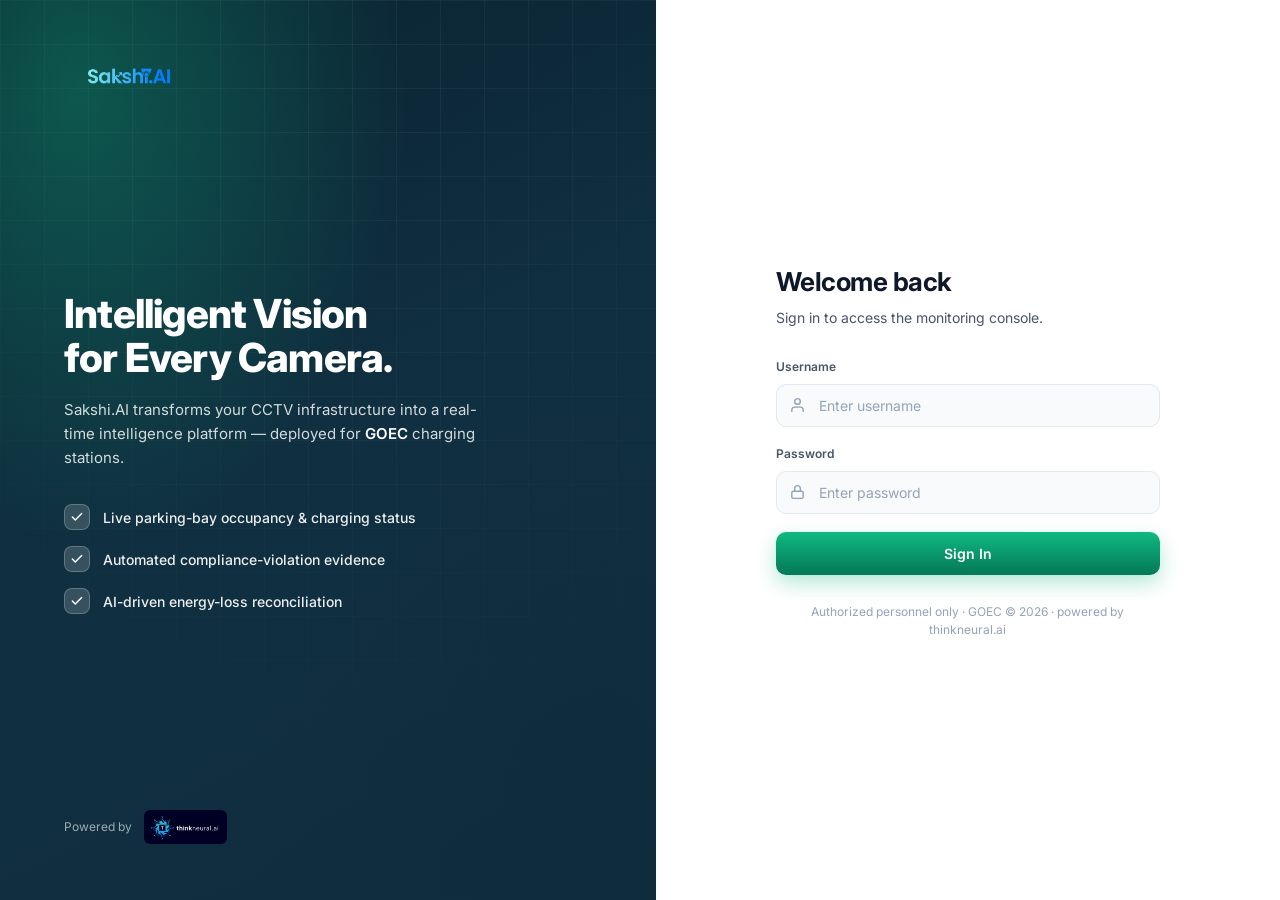
<file: services/orchestration/dashboard/login.html>
<!DOCTYPE html>
<html lang="en">
<head>
  <meta charset="UTF-8"/>
  <meta name="viewport" content="width=device-width, initial-scale=1.0"/>
  <title>Sakshi.AI · GOEC — Sign in</title>
  <link rel="icon" href="sakshi-logo.png" />
  <link rel="stylesheet" href="shared.css"/>
  <link rel="preconnect" href="https://fonts.googleapis.com" />
  <link rel="preconnect" href="https://fonts.gstatic.com" crossorigin />
  <link href="https://fonts.googleapis.com/css2?family=Inter:wght@300;400;500;600;700;800&display=swap" rel="stylesheet" />
  <style>
    :root {
      --brand-600: #047857;
      --brand-700: #065f46;
      --brand-500: #10b981;
      --ink:       #0f172a;
      --ink-soft:  #475569;
      --line:      #e2e8f0;
    }

    html, body {
      font-family: 'Inter', -apple-system, BlinkMacSystemFont, 'Segoe UI', sans-serif;
      color: var(--ink);
    }

    body {
      min-height: 100vh;
      background: #ffffff;
    }

    /* ── Split-screen shell ── */
    .auth-shell {
      display: grid;
      grid-template-columns: 1.05fr 1fr;
      min-height: 100vh;
    }
    @media (max-width: 900px) {
      .auth-shell { grid-template-columns: 1fr; }
      .auth-hero  { display: none; }
    }

    /* ── Left: brand hero ── */
    .auth-hero {
      position: relative;
      overflow: hidden;
      color: #fff;
      padding: 56px 64px;
      display: flex;
      flex-direction: column;
      justify-content: space-between;
      background:
        radial-gradient(120% 120% at 12% 10%, rgba(16,185,129,0.34) 0%, transparent 42%),
        radial-gradient(100% 120% at 90% 92%, rgba(15,44,61,0.60) 0%, transparent 52%),
        linear-gradient(155deg, #0a2230 0%, #103041 50%, #0f2c3d 100%);
    }
    /* Subtle grid overlay for depth */
    .auth-hero::before {
      content: '';
      position: absolute; inset: 0;
      background-image:
        linear-gradient(rgba(255,255,255,0.06) 1px, transparent 1px),
        linear-gradient(90deg, rgba(255,255,255,0.06) 1px, transparent 1px);
      background-size: 44px 44px;
      mask-image: radial-gradient(120% 120% at 50% 0%, #000 0%, transparent 75%);
      pointer-events: none;
    }
    .auth-hero > * { position: relative; z-index: 1; }

    .hero-brand { display: flex; align-items: center; gap: 12px; }
    .hero-logo {
      width: 46px; height: 46px;
      border-radius: 13px;
      background: rgba(255,255,255,0.14);
      border: 1px solid rgba(255,255,255,0.25);
      backdrop-filter: blur(6px);
      display: inline-flex; align-items: center; justify-content: center;
      font-size: 22px;
      box-shadow: 0 6px 24px rgba(0,0,0,0.18);
    }
    .hero-brand .name { font-size: 18px; font-weight: 700; letter-spacing: -0.01em; }
    .hero-brand .name span { color: #bfdbfe; }

    .hero-copy h2 {
      font-size: 40px;
      font-weight: 800;
      line-height: 1.1;
      letter-spacing: -0.02em;
      margin-bottom: 18px;
    }
    .hero-copy p {
      font-size: 15px;
      line-height: 1.6;
      color: rgba(255,255,255,0.82);
      max-width: 420px;
    }

    .hero-features {
      display: flex;
      flex-direction: column;
      gap: 16px;
      margin-top: 34px;
    }
    .hero-feature {
      display: flex; align-items: center; gap: 13px;
      font-size: 14px; font-weight: 500;
      color: rgba(255,255,255,0.92);
    }
    .hero-feature .tick {
      width: 26px; height: 26px; flex-shrink: 0;
      border-radius: 8px;
      background: rgba(255,255,255,0.16);
      border: 1px solid rgba(255,255,255,0.22);
      display: inline-flex; align-items: center; justify-content: center;
    }

    .hero-foot {
      font-size: 12px;
      color: rgba(255,255,255,0.6);
    }

    /* ── Right: sign-in form ── */
    .auth-panel {
      display: flex;
      align-items: center;
      justify-content: center;
      padding: 40px 24px;
    }
    .auth-card {
      width: 100%;
      max-width: 384px;
      animation: rise 0.5s cubic-bezier(0.16,1,0.3,1) both;
    }
    @keyframes rise {
      from { opacity: 0; transform: translateY(14px); }
      to   { opacity: 1; transform: translateY(0); }
    }

    /* mobile-only compact brand above the form */
    .mobile-brand {
      display: none;
      align-items: center; gap: 10px;
      margin-bottom: 28px;
    }
    @media (max-width: 900px) { .mobile-brand { display: flex; } }
    .mobile-brand .logo {
      width: 40px; height: 40px; border-radius: 11px;
      background: linear-gradient(155deg, #2563eb, #1d4ed8);
      display: inline-flex; align-items: center; justify-content: center;
      font-size: 20px; color: #fff;
    }
    .mobile-brand .name { font-size: 16px; font-weight: 700; }
    .mobile-brand .name span { color: var(--brand-600); }

    .auth-card h1 {
      font-size: 26px;
      font-weight: 700;
      letter-spacing: -0.02em;
      margin-bottom: 6px;
    }
    .auth-card .sub {
      font-size: 14px;
      color: var(--ink-soft);
      margin-bottom: 30px;
    }

    .form-group { margin-bottom: 18px; }
    .form-group label {
      display: block;
      font-size: 12px;
      font-weight: 600;
      color: var(--ink-soft);
      margin-bottom: 8px;
    }
    .field { position: relative; }
    .field .ico {
      position: absolute; left: 13px; top: 50%; transform: translateY(-50%);
      color: #94a3b8; display: inline-flex;
      pointer-events: none;
    }
    .form-group input {
      width: 100%;
      background: #f8fafc;
      border: 1px solid var(--line);
      color: var(--ink);
      border-radius: 10px;
      padding: 12px 14px 12px 42px;
      font-size: 14px;
      font-family: inherit;
      outline: none;
      transition: border-color 0.18s, box-shadow 0.18s, background 0.18s;
    }
    .form-group input::placeholder { color: #94a3b8; }
    .form-group input:focus {
      background: #fff;
      border-color: var(--brand-500);
      box-shadow: 0 0 0 4px rgba(16,185,129,0.18);
    }

    .login-btn {
      width: 100%;
      background: linear-gradient(180deg, #10b981, #047857);
      color: #fff;
      border: none;
      border-radius: 10px;
      padding: 13px;
      font-size: 14px;
      font-weight: 600;
      font-family: inherit;
      cursor: pointer;
      margin-top: 6px;
      transition: transform 0.12s, box-shadow 0.18s, opacity 0.2s;
      box-shadow: 0 8px 20px rgba(16,185,129,0.32);
      display: flex; align-items: center; justify-content: center; gap: 8px;
    }
    .login-btn:hover { box-shadow: 0 10px 26px rgba(16,185,129,0.42); transform: translateY(-1px); }
    .login-btn:active { transform: translateY(0); }
    .login-btn:disabled { opacity: 0.65; cursor: not-allowed; box-shadow: none; transform: none; }

    .login-error {
      display: none;
      background: var(--danger-soft);
      border: 1px solid #fecaca;
      border-radius: 10px;
      padding: 11px 14px;
      font-size: 13px;
      color: #dc2626;
      margin-top: 16px;
    }
    .login-error.show { display: block; }

    .auth-foot {
      text-align: center;
      margin-top: 28px;
      font-size: 12px;
      color: #94a3b8;
    }
  </style>
</head>
<body>

<div class="auth-shell">

  <!-- Brand hero -->
  <aside class="auth-hero">
    <div class="hero-brand">
      <img src="sakshi-logo.png" alt="Sakshi.AI" style="height:40px;width:auto;" />
    </div>

    <div class="hero-copy">
      <h2>Intelligent Vision<br/>for Every Camera.</h2>
      <p>Sakshi.AI transforms your CCTV infrastructure into a real-time intelligence
         platform — deployed for <strong style="color:#fff;font-weight:600">GOEC</strong>
         charging stations.</p>

      <div class="hero-features">
        <div class="hero-feature">
          <span class="tick">
            <svg width="14" height="14" viewBox="0 0 24 24" fill="none"><path d="M20 6L9 17l-5-5" stroke="#fff" stroke-width="2.5" stroke-linecap="round" stroke-linejoin="round"/></svg>
          </span>
          Live parking-bay occupancy &amp; charging status
        </div>
        <div class="hero-feature">
          <span class="tick">
            <svg width="14" height="14" viewBox="0 0 24 24" fill="none"><path d="M20 6L9 17l-5-5" stroke="#fff" stroke-width="2.5" stroke-linecap="round" stroke-linejoin="round"/></svg>
          </span>
          Automated compliance-violation evidence
        </div>
        <div class="hero-feature">
          <span class="tick">
            <svg width="14" height="14" viewBox="0 0 24 24" fill="none"><path d="M20 6L9 17l-5-5" stroke="#fff" stroke-width="2.5" stroke-linecap="round" stroke-linejoin="round"/></svg>
          </span>
          AI-driven energy-loss reconciliation
        </div>
      </div>
    </div>

    <div class="hero-foot" style="display:flex;align-items:center;gap:12px;">
      <span>Powered by</span>
      <img src="thinkneuralai_logo.png" alt="thinkneural.ai" style="height:34px;width:auto;border-radius:6px;" />
    </div>
  </aside>

  <!-- Sign-in form -->
  <main class="auth-panel">
    <div class="auth-card">
      <div class="mobile-brand">
        <img src="sakshi-logo.png" alt="Sakshi.AI" style="height:32px;width:auto;" />
      </div>

      <h1>Welcome back</h1>
      <p class="sub">Sign in to access the monitoring console.</p>

      <form id="login-form" onsubmit="handleLogin(event)">
        <div class="form-group">
          <label for="username">Username</label>
          <div class="field">
            <span class="ico">
              <svg width="17" height="17" viewBox="0 0 24 24" fill="none"><path d="M20 21v-2a4 4 0 00-4-4H8a4 4 0 00-4 4v2" stroke="currentColor" stroke-width="2" stroke-linecap="round"/><circle cx="12" cy="7" r="4" stroke="currentColor" stroke-width="2"/></svg>
            </span>
            <input type="text" id="username" placeholder="Enter username" autocomplete="username" required/>
          </div>
        </div>
        <div class="form-group">
          <label for="password">Password</label>
          <div class="field">
            <span class="ico">
              <svg width="17" height="17" viewBox="0 0 24 24" fill="none"><rect x="4" y="11" width="16" height="10" rx="2" stroke="currentColor" stroke-width="2"/><path d="M8 11V7a4 4 0 018 0v4" stroke="currentColor" stroke-width="2" stroke-linecap="round"/></svg>
            </span>
            <input type="password" id="password" placeholder="Enter password" autocomplete="current-password" required/>
          </div>
        </div>
        <button type="submit" class="login-btn" id="login-btn">
          <span id="btn-label">Sign In</span>
          <span id="btn-spinner" style="display:none"><div class="spinner sm" style="border-top-color:#fff"></div></span>
        </button>
        <div class="login-error" id="login-error">
          Invalid username or password. Please try again.
        </div>
      </form>

      <div class="auth-foot">Authorized personnel only · GOEC &copy; 2026 · powered by thinkneural.ai</div>
    </div>
  </main>
</div>

<script src="app.js"></script>
<script>
  // If already logged in, skip straight to the dashboard
  if (Auth.getUser()) {
    window.location.href = 'station.html';
  }

  async function handleLogin(e) {
    e.preventDefault();
    const username = document.getElementById('username').value.trim();
    const password = document.getElementById('password').value;
    const errorEl  = document.getElementById('login-error');
    const btn      = document.getElementById('login-btn');
    const lbl      = document.getElementById('btn-label');
    const spinner  = document.getElementById('btn-spinner');

    // Show spinner
    btn.disabled  = true;
    lbl.textContent = 'Signing in…';
    spinner.style.display = 'inline-flex';
    errorEl.classList.remove('show');

    // Small delay for UX
    await new Promise(r => setTimeout(r, 400));

    if (Auth.login(username, password)) {
      window.location.href = 'station.html';
    } else {
      btn.disabled = false;
      lbl.textContent = 'Sign In';
      spinner.style.display = 'none';
      errorEl.classList.add('show');
      document.getElementById('password').value = '';
      document.getElementById('password').focus();
    }
  }
</script>
</body>
</html>
</file>
<file: services/orchestration/dashboard/shared.css>
/* ═══════════════════════════════════════════════════════════
   GOEC Surveillance Dashboard — Shared Stylesheet
   Minimal set used by login.html (theme tokens + spinner).
   ═══════════════════════════════════════════════════════════ */

*, *::before, *::after { box-sizing: border-box; margin: 0; padding: 0; }

:root {
  --bg:          #f4f6f9;
  --surface:     #ffffff;
  --surface2:    #eef1f5;
  --border:      #d0d7de;
  --accent:      #1a7f37;
  --accent-soft: #d4f0dc;
  --danger:      #cf222e;
  --danger-soft: #fce8e8;
  --warn:        #9a6700;
  --warn-soft:   #fff8e1;
  --info:        #0969da;
  --info-soft:   #dbeafe;
  --text:        #1f2328;
  --muted:       #636c76;
  --radius:      8px;
  --radius-lg:   12px;
}

html, body {
  background: var(--bg);
  color: var(--text);
  font-family: -apple-system, BlinkMacSystemFont, "Segoe UI", Roboto, "Helvetica Neue", sans-serif;
  font-size: 14px;
  line-height: 1.5;
  min-height: 100vh;
}

/* ── Scrollbar ── */
::-webkit-scrollbar { width: 5px; height: 5px; }
::-webkit-scrollbar-track { background: transparent; }
::-webkit-scrollbar-thumb { background: var(--border); border-radius: 3px; }

/* ── Spinner (login button) ── */
.spinner {
  width: 24px; height: 24px;
  border: 2px solid var(--border);
  border-top-color: var(--info);
  border-radius: 50%;
  animation: spin 0.7s linear infinite;
}
.spinner.sm { width: 16px; height: 16px; }

@keyframes spin { to { transform: rotate(360deg); } }
</file>
